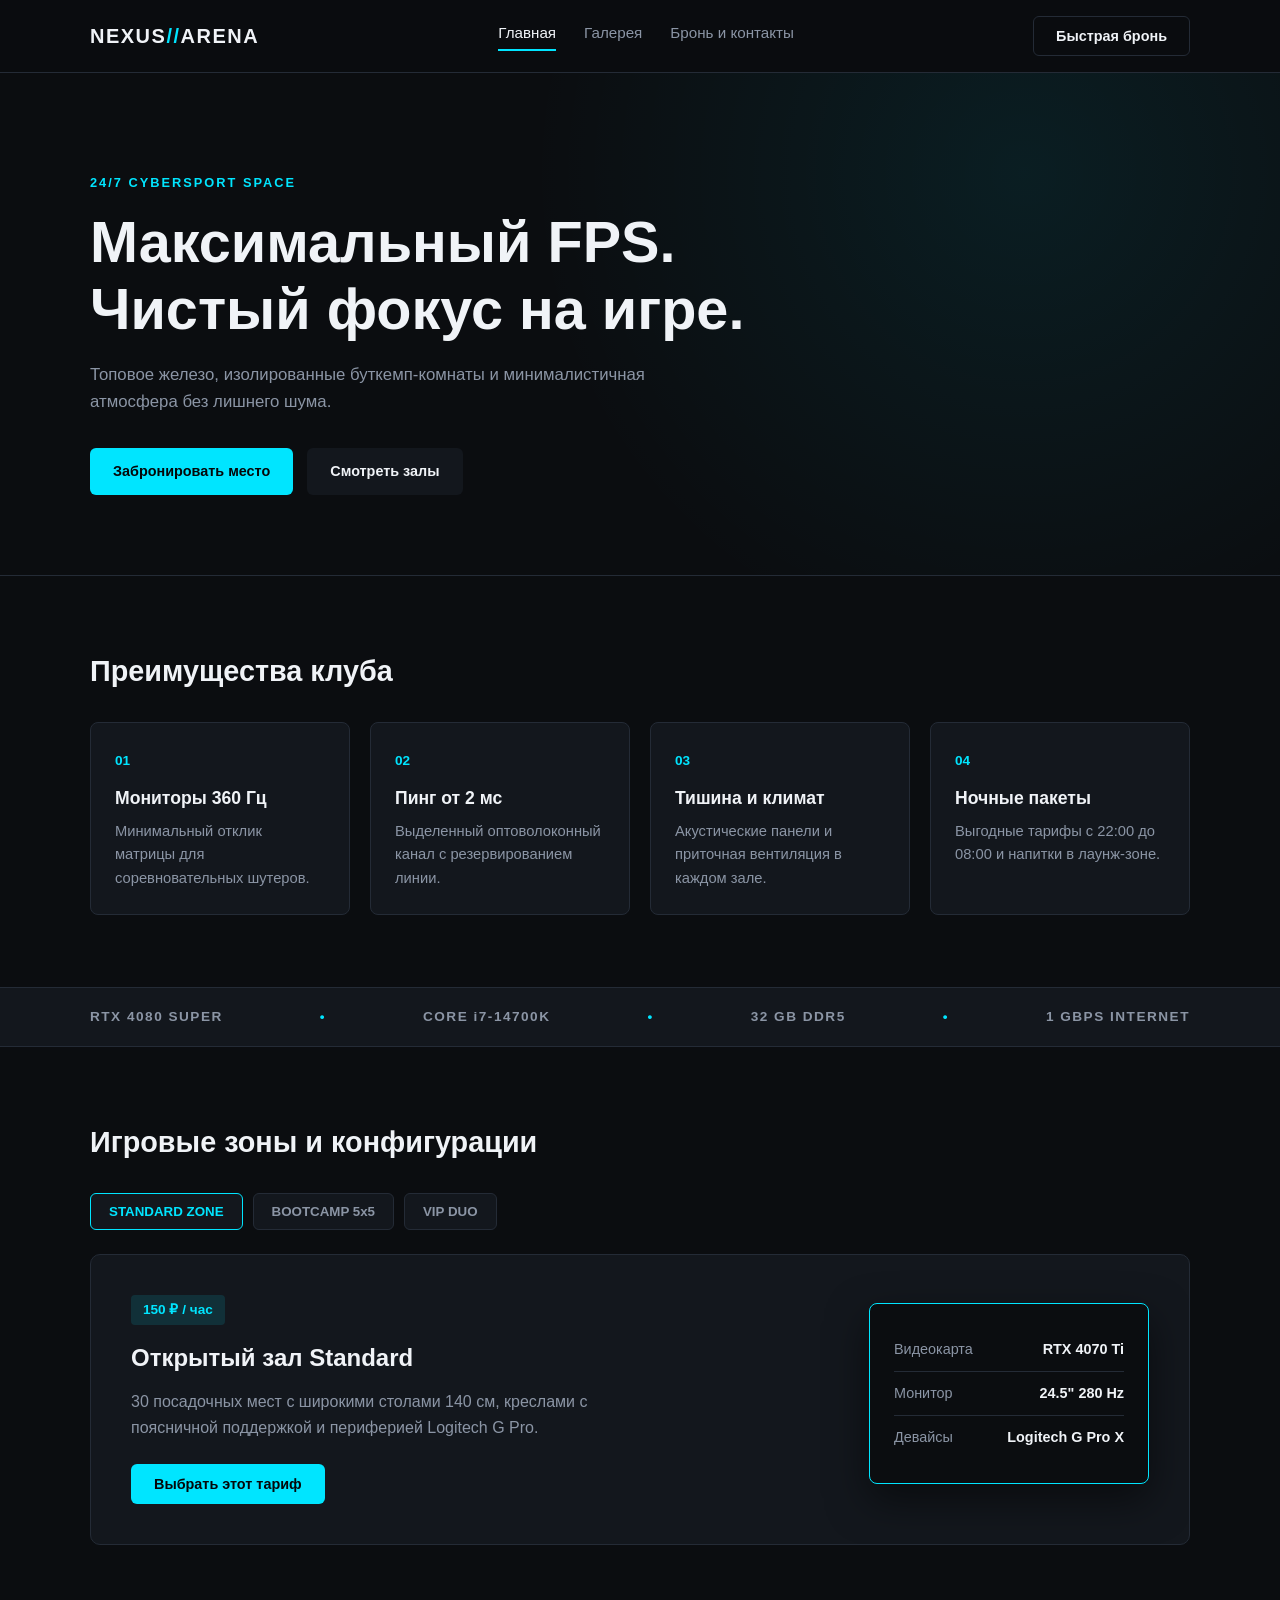
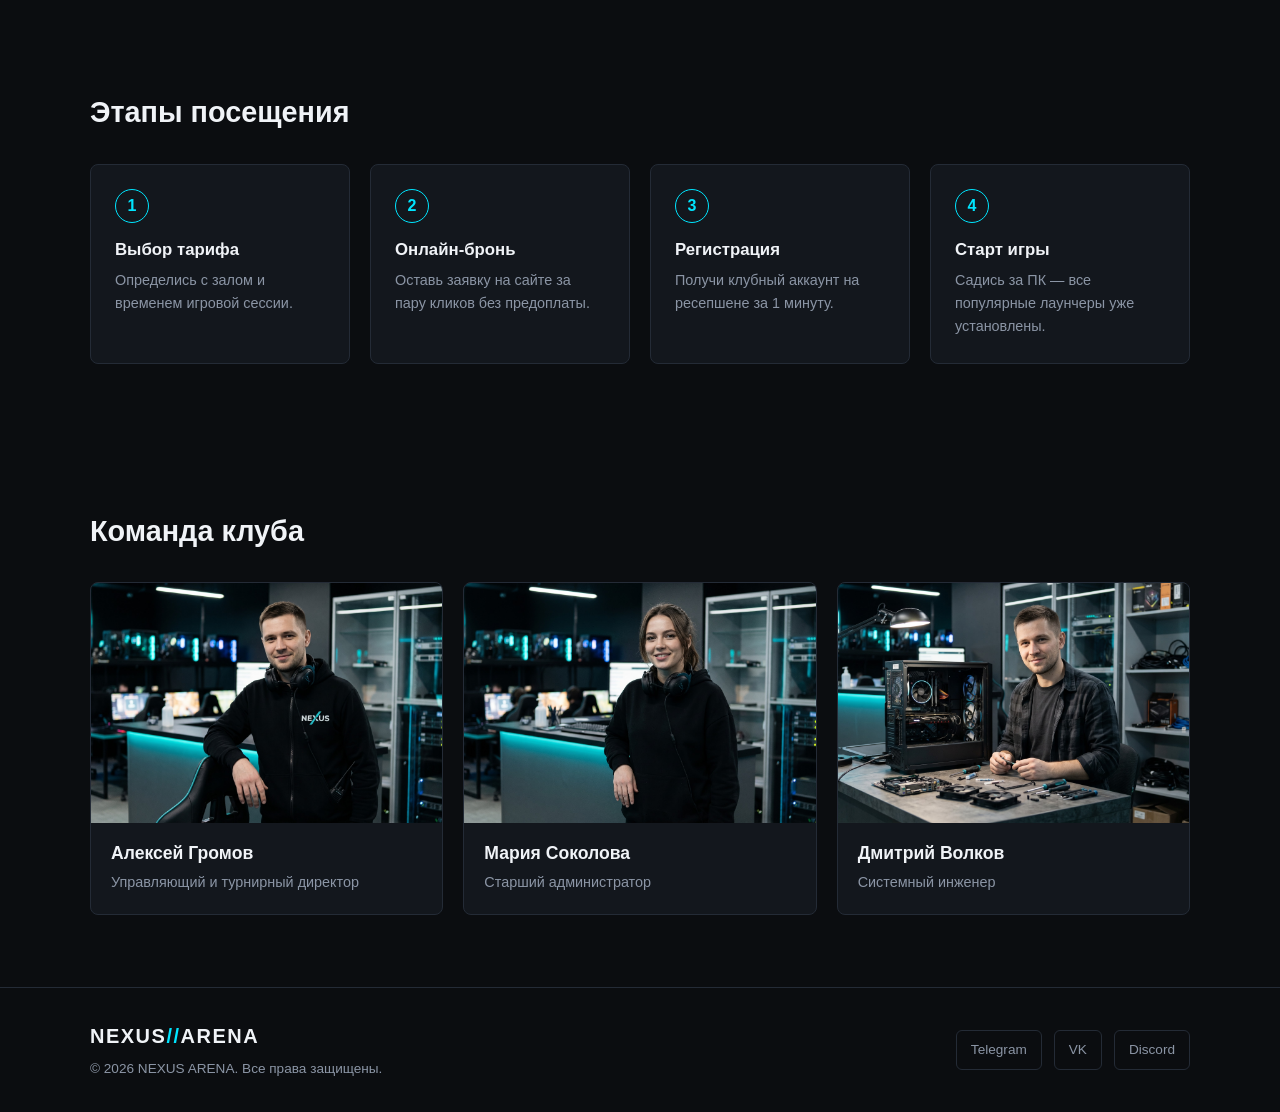
<file: index.html>
<!DOCTYPE html>
<html lang="ru">
<head>
  <meta charset="UTF-8">
  <meta name="viewport" content="width=device-width, initial-scale=1.0">
  <title>NEXUS ARENA — Киберспортивный клуб</title>
  <link rel="stylesheet" href="css/style.css">
</head>
<body>

  <header class="header">
    <div class="container header__inner">
      <a href="index.html" class="logo">NEXUS<span>//</span>ARENA</a>
      <nav class="nav">
        <a href="index.html" class="nav__link active">Главная</a>
        <a href="gallery.html" class="nav__link">Галерея</a>
        <a href="contacts.html" class="nav__link">Бронь и контакты</a>
      </nav>
      <button class="btn btn--outline" data-open-modal>Быстрая бронь</button>
    </div>
  </header>

  <main>
    <section class="hero">
      <div class="container hero__inner">
        <p class="hero__tag">24/7 CYBERSPORT SPACE</p>
        <h1 class="hero__title">Максимальный FPS.<br>Чистый фокус на игре.</h1>
        <p class="hero__subtitle">Топовое железо, изолированные буткемп-комнаты и минималистичная атмосфера без лишнего шума.</p>
        <div class="hero__actions">
          <a href="contacts.html" class="btn btn--primary">Забронировать место</a>
          <a href="gallery.html" class="btn btn--ghost">Смотреть залы</a>
        </div>
      </div>
    </section>

    <section class="section">
      <div class="container">
        <h2 class="section__title">Преимущества клуба</h2>
        <div class="grid grid--4">
          <div class="card">
            <span class="card__num">01</span>
            <h3 class="card__title">Мониторы 360 Гц</h3>
            <p class="card__text">Минимальный отклик матрицы для соревновательных шутеров.</p>
          </div>
          <div class="card">
            <span class="card__num">02</span>
            <h3 class="card__title">Пинг от 2 мс</h3>
            <p class="card__text">Выделенный оптоволоконный канал с резервированием линии.</p>
          </div>
          <div class="card">
            <span class="card__num">03</span>
            <h3 class="card__title">Тишина и климат</h3>
            <p class="card__text">Акустические панели и приточная вентиляция в каждом зале.</p>
          </div>
          <div class="card">
            <span class="card__num">04</span>
            <h3 class="card__title">Ночные пакеты</h3>
            <p class="card__text">Выгодные тарифы с 22:00 до 08:00 и напитки в лаунж-зоне.</p>
          </div>
        </div>
      </div>
    </section>

    <div class="divider">
      <div class="container divider__inner">
        <span>RTX 4080 SUPER</span>
        <span class="divider__dot">•</span>
        <span>CORE i7-14700K</span>
        <span class="divider__dot">•</span>
        <span>32 GB DDR5</span>
        <span class="divider__dot">•</span>
        <span>1 GBPS INTERNET</span>
      </div>
    </div>

    <section class="section">
      <div class="container">
        <h2 class="section__title">Игровые зоны и конфигурации</h2>
        <div class="zero-block">
          <div class="zero-block__controls">
            <button class="zone-tab active" data-zone="standard">STANDARD ZONE</button>
            <button class="zone-tab" data-zone="bootcamp">BOOTCAMP 5x5</button>
            <button class="zone-tab" data-zone="vip">VIP DUO</button>
          </div>

          <div class="zero-block__stage">
            <div class="zero-block__info">
              <span class="zero-block__badge" id="zonePrice">150 ₽ / час</span>
              <h3 class="zero-block__heading" id="zoneTitle">Открытый зал Standard</h3>
              <p class="zero-block__desc" id="zoneDesc">30 посадочных мест с широкими столами 140 см, креслами с поясничной поддержкой и периферией Logitech G Pro.</p>
              <button class="btn btn--primary" data-open-modal>Выбрать этот тариф</button>
            </div>
            <div class="zero-block__floating-card">
              <div class="spec-row"><span>Видеокарта</span><strong id="specGpu">RTX 4070 Ti</strong></div>
              <div class="spec-row"><span>Монитор</span><strong id="specMonitor">24.5" 280 Hz</strong></div>
              <div class="spec-row"><span>Девайсы</span><strong id="specGear">Logitech G Pro X</strong></div>
            </div>
          </div>
        </div>
      </div>
    </section>

    <section class="section">
      <div class="container">
        <h2 class="section__title">Этапы посещения</h2>
        <div class="grid grid--4">
          <div class="step">
            <div class="step__circle">1</div>
            <h3 class="step__title">Выбор тарифа</h3>
            <p class="step__text">Определись с залом и временем игровой сессии.</p>
          </div>
          <div class="step">
            <div class="step__circle">2</div>
            <h3 class="step__title">Онлайн-бронь</h3>
            <p class="step__text">Оставь заявку на сайте за пару кликов без предоплаты.</p>
          </div>
          <div class="step">
            <div class="step__circle">3</div>
            <h3 class="step__title">Регистрация</h3>
            <p class="step__text">Получи клубный аккаунт на ресепшене за 1 минуту.</p>
          </div>
          <div class="step">
            <div class="step__circle">4</div>
            <h3 class="step__title">Старт игры</h3>
            <p class="step__text">Садись за ПК — все популярные лаунчеры уже установлены.</p>
          </div>
        </div>
      </div>
    </section>

    <section class="section">
      <div class="container">
        <h2 class="section__title">Команда клуба</h2>
        <div class="grid grid--3">
          <div class="team-card">
            <div class="team-card__photo">
              <img src="images/team1.jpg" alt="Алексей Громов">
            </div>
            <h3 class="team-card__name">Алексей Громов</h3>
            <p class="team-card__role">Управляющий и турнирный директор</p>
          </div>
          <div class="team-card">
            <div class="team-card__photo">
              <img src="images/team2.jpg" alt="Мария Соколова">
            </div>
            <h3 class="team-card__name">Мария Соколова</h3>
            <p class="team-card__role">Старший администратор</p>
          </div>
          <div class="team-card">
            <div class="team-card__photo">
              <img src="images/team3.jpg" alt="Дмитрий Волков">
            </div>
            <h3 class="team-card__name">Дмитрий Волков</h3>
            <p class="team-card__role">Системный инженер</p>
          </div>
        </div>
      </div>
    </section>
  </main>

  <footer class="footer">
    <div class="container footer__inner">
      <div>
        <a href="index.html" class="logo">NEXUS<span>//</span>ARENA</a>
        <p class="footer__copy">© 2026 NEXUS ARENA. Все права защищены.</p>
      </div>
      <div class="socials">
        <a href="https://t.me/" target="_blank" rel="noopener" class="social-link">Telegram</a>
        <a href="https://vk.com/" target="_blank" rel="noopener" class="social-link">VK</a>
        <a href="https://discord.com/" target="_blank" rel="noopener" class="social-link">Discord</a>
      </div>
    </div>
  </footer>

  <div class="modal" id="bookingModal">
    <div class="modal__box">
      <button class="modal__close" data-close-modal>&times;</button>
      <h3 class="modal__title">Быстрое бронирование</h3>
      <p class="modal__subtitle">Оставьте контакты — администратор закрепит за вами ПК.</p>
      <form class="form" id="modalForm">
        <input type="text" class="input" name="username" placeholder="Ваш никнейм или имя" required>
        <input type="tel" class="input" name="phone" placeholder="+7 (999) 000-00-00" required>
        <select class="input" name="zone">
          <option value="Standard Zone">Standard Zone (150 ₽/ч)</option>
          <option value="Bootcamp 5x5">Bootcamp 5x5 (220 ₽/ч)</option>
          <option value="VIP Duo">VIP Duo (300 ₽/ч)</option>
        </select>
        <button type="submit" class="btn btn--primary btn--full">Подтвердить бронь</button>
      </form>
    </div>
  </div>

  <div class="modal" id="successModal">
    <div class="modal__box modal__box--center">
      <button class="modal__close" data-close-modal>&times;</button>
      <div class="success-icon">✓</div>
      <h3 class="modal__title">Заявка принята!</h3>
      <p class="modal__subtitle" id="successText">Мы забронировали место и свяжемся с вами в течение 5 минут.</p>
      <button class="btn btn--primary" data-close-modal>Отлично</button>
    </div>
  </div>

  <script src="js/script.js"></script>
</body>
</html>
</file>
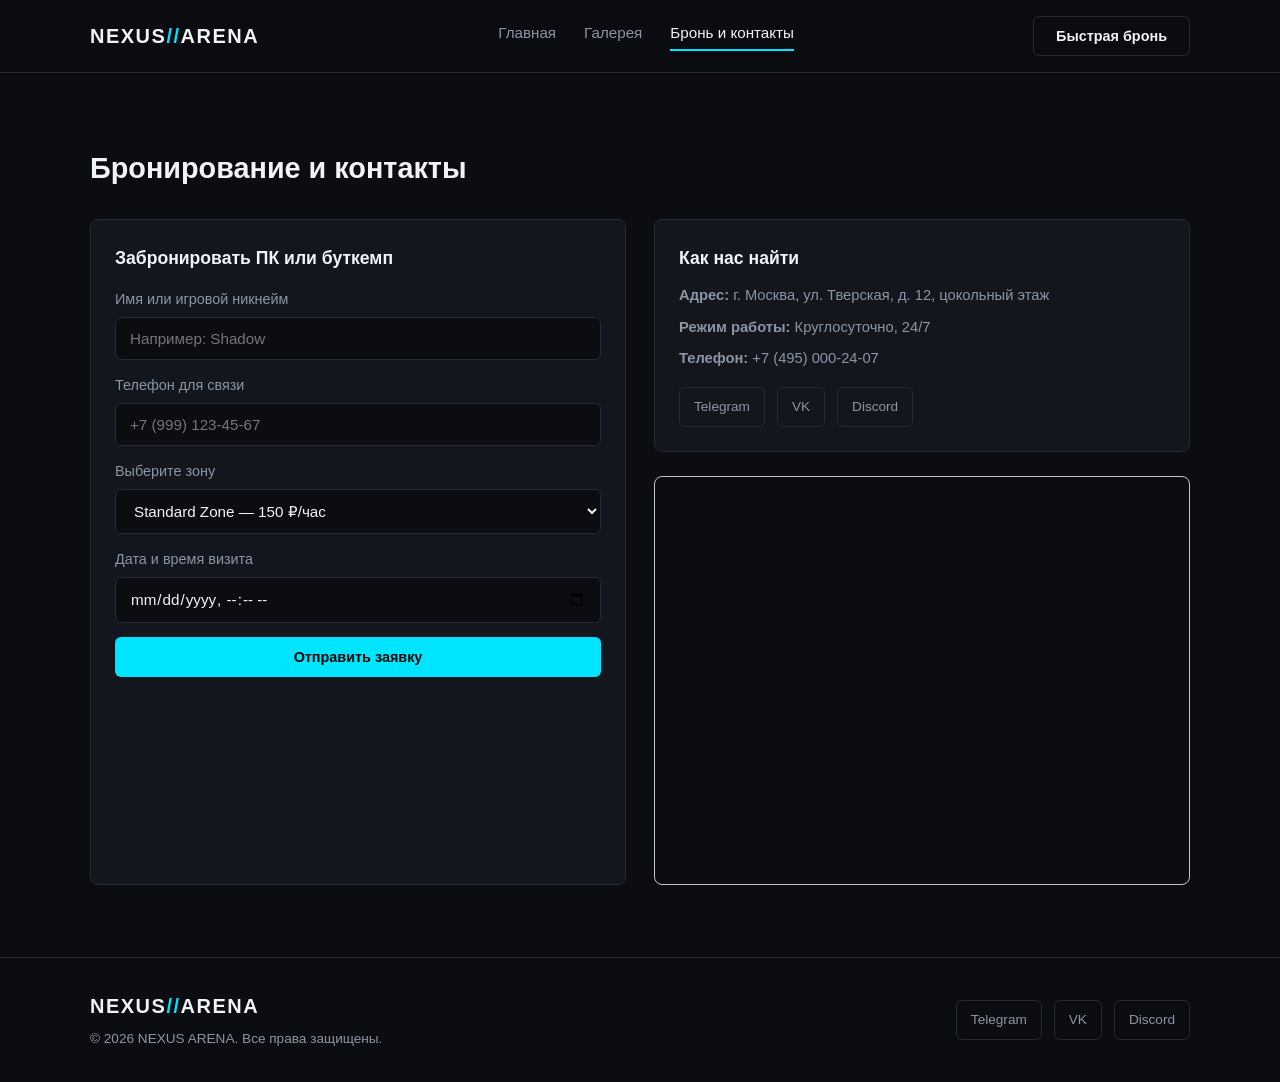
<file: contacts.html>
<!DOCTYPE html>
<html lang="ru">
<head>
  <meta charset="UTF-8">
  <meta name="viewport" content="width=device-width, initial-scale=1.0">
  <title>Бронь и контакты — NEXUS ARENA</title>
  <link rel="stylesheet" href="css/style.css">
</head>
<body>

  <header class="header">
    <div class="container header__inner">
      <a href="index.html" class="logo">NEXUS<span>//</span>ARENA</a>
      <nav class="nav">
        <a href="index.html" class="nav__link">Главная</a>
        <a href="gallery.html" class="nav__link">Галерея</a>
        <a href="contacts.html" class="nav__link active">Бронь и контакты</a>
      </nav>
      <button class="btn btn--outline" data-open-modal>Быстрая бронь</button>
    </div>
  </header>

  <main>
    <section class="section">
      <div class="container">
        <h1 class="section__title">Бронирование и контакты</h1>

        <div class="contacts-grid">
          <div class="card">
            <h2 class="card__title mb-16">Забронировать ПК или буткемп</h2>
            <form class="form" id="pageBookingForm">
              <label class="label">Имя или игровой никнейм
                <input type="text" class="input" name="username" placeholder="Например: Shadow" required>
              </label>
              <label class="label">Телефон для связи
                <input type="tel" class="input" name="phone" placeholder="+7 (999) 123-45-67" required>
              </label>
              <label class="label">Выберите зону
                <select class="input" name="zone">
                  <option value="Standard Zone">Standard Zone — 150 ₽/час</option>
                  <option value="Bootcamp 5x5">Bootcamp 5x5 — 220 ₽/час</option>
                  <option value="VIP Duo">VIP Duo — 300 ₽/час</option>
                </select>
              </label>
              <label class="label">Дата и время визита
                <input type="datetime-local" class="input" name="datetime" required>
              </label>
              <button type="submit" class="btn btn--primary btn--full">Отправить заявку</button>
            </form>
          </div>

          <div class="contacts-info">
            <div class="card mb-24">
              <h2 class="card__title mb-12">Как нас найти</h2>
              <p class="card__text mb-8"><strong>Адрес:</strong> г. Москва, ул. Тверская, д. 12, цокольный этаж</p>
              <p class="card__text mb-8"><strong>Режим работы:</strong> Круглосуточно, 24/7</p>
              <p class="card__text mb-16"><strong>Телефон:</strong> +7 (495) 000-24-07</p>

              <div class="socials">
                <a href="https://t.me/" target="_blank" rel="noopener" class="social-link">Telegram</a>
                <a href="https://vk.com/" target="_blank" rel="noopener" class="social-link">VK</a>
                <a href="https://discord.com/" target="_blank" rel="noopener" class="social-link">Discord</a>
              </div>
            </div>

            <div class="map-box">
           <iframe src="https://yandex.ru/map-widget/v1/?um=constructor%3Afa97bcfa59a715843f97ae05b55e377f27b59ede6ec612137b5a170c1a754ae4&amp;source=constructor" 
           width="500" 
           height="400" 
           frameborder="0">
          </iframe>
            </div>
          </div>
        </div>
      </div>
    </section>
  </main>

  <footer class="footer">
    <div class="container footer__inner">
      <div>
        <a href="index.html" class="logo">NEXUS<span>//</span>ARENA</a>
        <p class="footer__copy">© 2026 NEXUS ARENA. Все права защищены.</p>
      </div>
      <div class="socials">
        <a href="https://t.me/" target="_blank" rel="noopener" class="social-link">Telegram</a>
        <a href="https://vk.com/" target="_blank" rel="noopener" class="social-link">VK</a>
        <a href="https://discord.com/" target="_blank" rel="noopener" class="social-link">Discord</a>
      </div>
    </div>
  </footer>

  <div class="modal" id="bookingModal">
    <div class="modal__box">
      <button class="modal__close" data-close-modal>&times;</button>
      <h3 class="modal__title">Быстрое бронирование</h3>
      <p class="modal__subtitle">Оставьте контакты — администратор закрепит за вами ПК.</p>
      <form class="form" id="modalForm">
        <input type="text" class="input" name="username" placeholder="Ваш никнейм или имя" required>
        <input type="tel" class="input" name="phone" placeholder="+7 (999) 000-00-00" required>
        <select class="input" name="zone">
          <option value="Standard Zone">Standard Zone (150 ₽/ч)</option>
          <option value="Bootcamp 5x5">Bootcamp 5x5 (220 ₽/ч)</option>
          <option value="VIP Duo">VIP Duo (300 ₽/ч)</option>
        </select>
        <button type="submit" class="btn btn--primary btn--full">Подтвердить бронь</button>
      </form>
    </div>
  </div>

  <div class="modal" id="successModal">
    <div class="modal__box modal__box--center">
      <button class="modal__close" data-close-modal>&times;</button>
      <div class="success-icon">✓</div>
      <h3 class="modal__title">Заявка принята!</h3>
      <p class="modal__subtitle" id="successText">Мы забронировали место и свяжемся с вами в течение 5 минут.</p>
      <button class="btn btn--primary" data-close-modal>Отлично</button>
    </div>
  </div>

  <script src="js/script.js"></script>
</body>
</html>
</file>
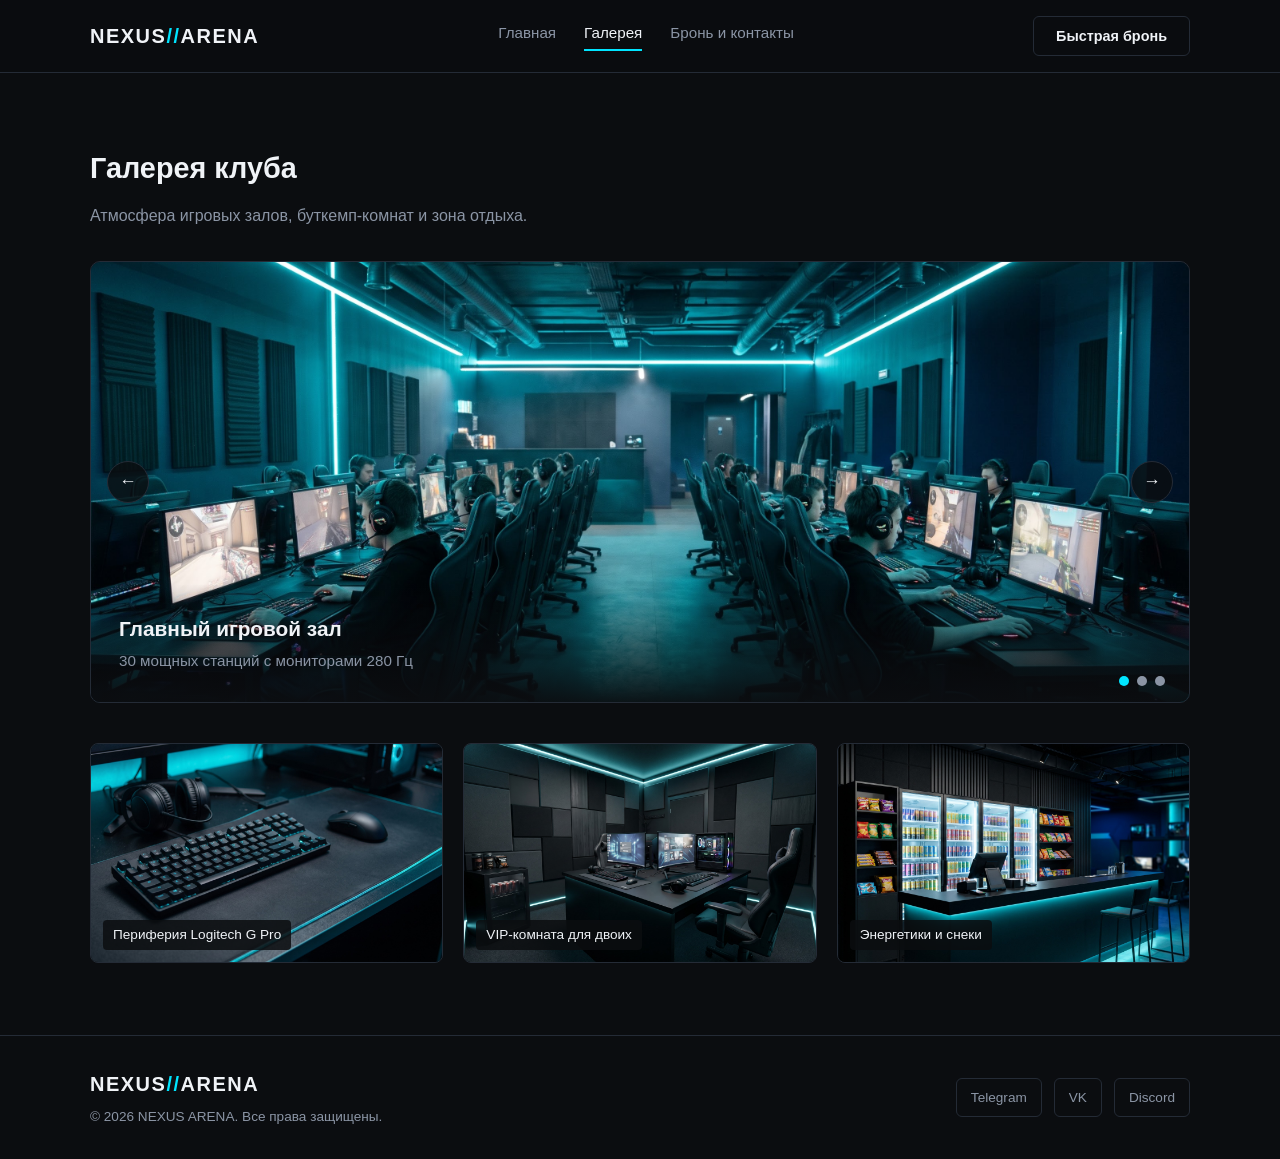
<file: gallery.html>
<!DOCTYPE html>
<html lang="ru">
<head>
  <meta charset="UTF-8">
  <meta name="viewport" content="width=device-width, initial-scale=1.0">
  <title>Галерея — NEXUS ARENA</title>
  <link rel="stylesheet" href="css/style.css">
</head>
<body>

  <header class="header">
    <div class="container header__inner">
      <a href="index.html" class="logo">NEXUS<span>//</span>ARENA</a>
      <nav class="nav">
        <a href="index.html" class="nav__link">Главная</a>
        <a href="gallery.html" class="nav__link active">Галерея</a>
        <a href="contacts.html" class="nav__link">Бронь и контакты</a>
      </nav>
      <button class="btn btn--outline" data-open-modal>Быстрая бронь</button>
    </div>
  </header>

  <main>
    <section class="section">
      <div class="container">
        <h1 class="section__title">Галерея клуба</h1>
        <p class="section__desc">Атмосфера игровых залов, буткемп-комнат и зона отдыха.</p>

        <div class="slider" id="clubSlider">
          <div class="slider__track">
            <div class="slide active">
              <img src="images/slide1.jpg" alt="Главный зал Standard">
              <div class="slide__caption">
                <h3>Главный игровой зал</h3>
                <p>30 мощных станций с мониторами 280 Гц</p>
              </div>
            </div>
            <div class="slide">
              <img src="images/slide2.jpg" alt="Буткемп комната">
              <div class="slide__caption">
                <h3>Буткемп-комната 5x5</h3>
                <p>Полная звукоизоляция для командных тренировок</p>
              </div>
            </div>
            <div class="slide">
              <img src="images/slide3.jpg" alt="Лаунж зона">
              <div class="slide__caption">
                <h3>Лаунж-зона и PS5</h3>
                <p>Отдых между катками на большом 4K-экране</p>
              </div>
            </div>
          </div>

          <button class="slider__btn slider__btn--prev" id="prevSlide" aria-label="Назад">&#8592;</button>
          <button class="slider__btn slider__btn--next" id="nextSlide" aria-label="Вперёд">&#8594;</button>
          <div class="slider__dots" id="sliderDots"></div>
        </div>

        <div class="grid grid--3 mt-40">
          <div class="gallery-item">
            <img src="images/gallery1.jpg" alt="Периферия">
            <span>Периферия Logitech G Pro</span>
          </div>
          <div class="gallery-item">
            <img src="images/gallery2.jpg" alt="VIP зона">
            <span>VIP-комната для двоих</span>
          </div>
          <div class="gallery-item">
            <img src="images/gallery3.jpg" alt="Бар">
            <span>Энергетики и снеки</span>
          </div>
        </div>
      </div>
    </section>
  </main>

  <footer class="footer">
    <div class="container footer__inner">
      <div>
        <a href="index.html" class="logo">NEXUS<span>//</span>ARENA</a>
        <p class="footer__copy">© 2026 NEXUS ARENA. Все права защищены.</p>
      </div>
      <div class="socials">
        <a href="https://t.me/" target="_blank" rel="noopener" class="social-link">Telegram</a>
        <a href="https://vk.com/" target="_blank" rel="noopener" class="social-link">VK</a>
        <a href="https://discord.com/" target="_blank" rel="noopener" class="social-link">Discord</a>
      </div>
    </div>
  </footer>

  <div class="modal" id="bookingModal">
    <div class="modal__box">
      <button class="modal__close" data-close-modal>&times;</button>
      <h3 class="modal__title">Быстрое бронирование</h3>
      <p class="modal__subtitle">Оставьте контакты — администратор закрепит за вами ПК.</p>
      <form class="form" id="modalForm">
        <input type="text" class="input" name="username" placeholder="Ваш никнейм или имя" required>
        <input type="tel" class="input" name="phone" placeholder="+7 (999) 000-00-00" required>
        <select class="input" name="zone">
          <option value="Standard Zone">Standard Zone (150 ₽/ч)</option>
          <option value="Bootcamp 5x5">Bootcamp 5x5 (220 ₽/ч)</option>
          <option value="VIP Duo">VIP Duo (300 ₽/ч)</option>
        </select>
        <button type="submit" class="btn btn--primary btn--full">Подтвердить бронь</button>
      </form>
    </div>
  </div>

  <div class="modal" id="successModal">
    <div class="modal__box modal__box--center">
      <button class="modal__close" data-close-modal>&times;</button>
      <div class="success-icon">✓</div>
      <h3 class="modal__title">Заявка принята!</h3>
      <p class="modal__subtitle" id="successText">Мы забронировали место и свяжемся с вами в течение 5 минут.</p>
      <button class="btn btn--primary" data-close-modal>Отлично</button>
    </div>
  </div>

  <script src="js/script.js"></script>
</body>
</html>
</file>
<file: css/style.css>
:root {
  --bg: #0b0d10;
  --surface: #13171d;
  --surface-alt: #1a2029;
  --border: #242b36;
  --text: #f0f3f7;
  --muted: #8b95a5;
  --accent: #00e5ff;
  --accent-hover: #00b8cc;
}

*,
*::before,
*::after {
  box-sizing: border-box;
  margin: 0;
  padding: 0;
}

body {
  font-family: -apple-system, BlinkMacSystemFont, "Segoe UI", Roboto, Inter, sans-serif;
  background-color: var(--bg);
  color: var(--text);
  line-height: 1.6;
  min-height: 100vh;
  display: flex;
  flex-direction: column;
}

main {
  flex: 1;
}

a {
  color: inherit;
  text-decoration: none;
}

.container {
  max-width: 1140px;
  margin: 0 auto;
  padding: 0 20px;
}

/* ШАПКА */
.header {
  position: sticky;
  top: 0;
  z-index: 100;
  background: rgba(11, 13, 16, 0.9);
  backdrop-filter: blur(10px);
  border-bottom: 1px solid var(--border);
}

.header__inner {
  height: 72px;
  display: flex;
  align-items: center;
  justify-content: space-between;
  gap: 20px;
}

.logo {
  font-size: 1.25rem;
  font-weight: 800;
  letter-spacing: 1.5px;
}

.logo span {
  color: var(--accent);
}

.nav {
  display: flex;
  gap: 28px;
}

.nav__link {
  color: var(--muted);
  font-size: 0.95rem;
  transition: color 0.2s;
}

.nav__link:hover,
.nav__link.active {
  color: var(--text);
}

.nav__link.active {
  border-bottom: 2px solid var(--accent);
  padding-bottom: 4px;
}

/* КНОПКИ */
.btn {
  display: inline-flex;
  align-items: center;
  justify-content: center;
  padding: 11px 22px;
  border-radius: 6px;
  font-size: 0.9rem;
  font-weight: 600;
  cursor: pointer;
  border: 1px solid transparent;
  transition: all 0.2s;
}

.btn--primary {
  background: var(--accent);
  color: #050709;
}

.btn--primary:hover {
  background: var(--accent-hover);
}

.btn--outline {
  background: transparent;
  border-color: var(--border);
  color: var(--text);
}

.btn--outline:hover {
  border-color: var(--accent);
  color: var(--accent);
}

.btn--ghost {
  background: var(--surface);
  color: var(--text);
}

.btn--ghost:hover {
  background: var(--surface-alt);
}

.btn--full {
  width: 100%;
  max-width: 100%;
}

/* HERO */
.hero {
  padding: 100px 0 80px;
  border-bottom: 1px solid var(--border);
  background: radial-gradient(circle at 80% 20%, rgba(0, 229, 255, 0.08), transparent 45%);
}

.hero__tag {
  color: var(--accent);
  font-size: 0.8rem;
  font-weight: 700;
  letter-spacing: 2px;
  margin-bottom: 16px;
}

.hero__title {
  font-size: clamp(2.2rem, 5vw, 3.6rem);
  line-height: 1.15;
  font-weight: 800;
  margin-bottom: 20px;
}

.hero__subtitle {
  max-width: 560px;
  color: var(--muted);
  font-size: 1.05rem;
  margin-bottom: 32px;
}

.hero__actions {
  display: flex;
  gap: 14px;
  flex-wrap: wrap;
}

/* СЕКЦИИ И СЕТКИ */
.section {
  padding: 72px 0;
}

.section__title {
  font-size: 1.8rem;
  font-weight: 700;
  margin-bottom: 12px;
}

.section__desc {
  color: var(--muted);
  margin-bottom: 32px;
}

.grid {
  display: grid;
  gap: 20px;
  margin-top: 28px;
}

.grid--4 {
  grid-template-columns: repeat(auto-fit, minmax(230px, 1fr));
}

.grid--3 {
  grid-template-columns: repeat(auto-fit, minmax(280px, 1fr));
}

/* КАРТОЧКИ ПРЕИМУЩЕСТВ */
.card {
  background: var(--surface);
  border: 1px solid var(--border);
  border-radius: 8px;
  padding: 24px;
  min-width: 0;
}

.card__num {
  display: inline-block;
  color: var(--accent);
  font-weight: 700;
  font-size: 0.85rem;
  margin-bottom: 12px;
}

.card__title {
  font-size: 1.1rem;
  margin-bottom: 8px;
}

.card__text {
  color: var(--muted);
  font-size: 0.92rem;
}

/* РАЗДЕЛИТЕЛЬ */
.divider {
  background: var(--surface);
  border-top: 1px solid var(--border);
  border-bottom: 1px solid var(--border);
  padding: 18px 0;
}

.divider__inner {
  display: flex;
  justify-content: space-between;
  align-items: center;
  flex-wrap: wrap;
  gap: 12px;
  font-size: 0.85rem;
  font-weight: 700;
  letter-spacing: 1.5px;
  color: var(--muted);
}

.divider__dot {
  color: var(--accent);
}

/* КАСТОМНЫЙ ZERO-БЛОК */
.zero-block {
  margin-top: 28px;
}

.zero-block__controls {
  display: flex;
  gap: 10px;
  margin-bottom: 24px;
  flex-wrap: wrap;
}

.zone-tab {
  background: var(--surface);
  border: 1px solid var(--border);
  color: var(--muted);
  padding: 10px 18px;
  border-radius: 6px;
  font-weight: 600;
  cursor: pointer;
  transition: 0.2s;
}

.zone-tab.active,
.zone-tab:hover {
  border-color: var(--accent);
  color: var(--accent);
}

.zero-block__stage {
  position: relative;
  display: flex;
  align-items: center;
  justify-content: space-between;
  gap: 32px;
  background: var(--surface);
  border: 1px solid var(--border);
  border-radius: 10px;
  padding: 40px;
  overflow: hidden;
}

.zero-block__info {
  max-width: 520px;
  z-index: 2;
}

.zero-block__badge {
  display: inline-block;
  background: rgba(0, 229, 255, 0.12);
  color: var(--accent);
  padding: 4px 12px;
  border-radius: 4px;
  font-weight: 700;
  font-size: 0.85rem;
  margin-bottom: 14px;
}

.zero-block__heading {
  font-size: 1.5rem;
  margin-bottom: 12px;
}

.zero-block__desc {
  color: var(--muted);
  margin-bottom: 24px;
}

.zero-block__floating-card {
  position: relative;
  min-width: 280px;
  background: var(--bg);
  border: 1px solid var(--accent);
  border-radius: 8px;
  padding: 24px;
  transform: translateY(-6px);
  box-shadow: 0 16px 40px rgba(0, 0, 0, 0.5);
}

.spec-row {
  display: flex;
  justify-content: space-between;
  padding: 10px 0;
  border-bottom: 1px solid var(--border);
  font-size: 0.9rem;
}

.spec-row:last-child {
  border-bottom: none;
}

.spec-row span {
  color: var(--muted);
}

/* ЭТАПЫ */
.step {
  background: var(--surface);
  border: 1px solid var(--border);
  border-radius: 8px;
  padding: 24px;
}

.step__circle {
  width: 34px;
  height: 34px;
  border-radius: 50%;
  border: 1px solid var(--accent);
  color: var(--accent);
  display: flex;
  align-items: center;
  justify-content: center;
  font-weight: 700;
  margin-bottom: 14px;
}

.step__title {
  font-size: 1.05rem;
  margin-bottom: 6px;
}

.step__text {
  color: var(--muted);
  font-size: 0.9rem;
}

/* КОМАНДА */
.team-card {
  background: var(--surface);
  border: 1px solid var(--border);
  border-radius: 8px;
  overflow: hidden;
  padding-bottom: 20px;
}

.team-card__photo {
  height: 240px;
  background: linear-gradient(135deg, #161b22, #1f2733);
  margin-bottom: 16px;
  overflow: hidden;
}

.team-card__photo img {
  width: 100%;
  height: 100%;
  object-fit: cover;
}

.team-card__name {
  padding: 0 20px;
  font-size: 1.1rem;
  margin-bottom: 4px;
}

.team-card__role {
  padding: 0 20px;
  color: var(--muted);
  font-size: 0.9rem;
}

/* СЛАЙДЕР */
.slider {
  position: relative;
  border-radius: 10px;
  overflow: hidden;
  border: 1px solid var(--border);
  background: var(--surface);
}

.slide {
  display: none;
  position: relative;
  height: 440px;
  background: linear-gradient(135deg, #12161c, #1c2430);
}

.slide.active {
  display: block;
}

.slide img {
  width: 100%;
  height: 100%;
  object-fit: cover;
}

.slide__caption {
  position: absolute;
  left: 0;
  right: 0;
  bottom: 0;
  padding: 28px;
  background: linear-gradient(to top, rgba(11, 13, 16, 0.95), transparent);
}

.slide__caption h3 {
  font-size: 1.3rem;
  margin-bottom: 4px;
}

.slide__caption p {
  color: var(--muted);
  font-size: 0.95rem;
}

.slider__btn {
  position: absolute;
  top: 50%;
  transform: translateY(-50%);
  width: 42px;
  height: 42px;
  border-radius: 50%;
  border: 1px solid var(--border);
  background: rgba(11, 13, 16, 0.8);
  color: var(--text);
  font-size: 1.1rem;
  cursor: pointer;
  transition: 0.2s;
}

.slider__btn:hover {
  border-color: var(--accent);
  color: var(--accent);
}

.slider__btn--prev {
  left: 16px;
}

.slider__btn--next {
  right: 16px;
}

.slider__dots {
  position: absolute;
  bottom: 16px;
  right: 24px;
  display: flex;
  gap: 8px;
}

.slider__dot {
  width: 10px;
  height: 10px;
  border-radius: 50%;
  background: var(--muted);
  border: none;
  cursor: pointer;
}

.slider__dot.active {
  background: var(--accent);
}

/* ГАЛЕРЕЯ СЕТКА */
.gallery-item {
  position: relative;
  height: 220px;
  border-radius: 8px;
  overflow: hidden;
  border: 1px solid var(--border);
  background: var(--surface-alt);
}

.gallery-item img {
  width: 100%;
  height: 100%;
  object-fit: cover;
}

.gallery-item span {
  position: absolute;
  left: 12px;
  bottom: 12px;
  background: rgba(11, 13, 16, 0.85);
  padding: 4px 10px;
  border-radius: 4px;
  font-size: 0.85rem;
}

/* КОНТАКТЫ И ФОРМЫ */
.contacts-grid {
  display: grid;
  grid-template-columns: repeat(2, minmax(0, 1fr));
  gap: 28px;
  margin-top: 28px;
}

.form {
  display: flex;
  flex-direction: column;
  gap: 14px;
  width: 100%;
}

.label {
  display: flex;
  flex-direction: column;
  gap: 6px;
  font-size: 0.9rem;
  color: var(--muted);
  width: 100%;
  min-width: 0;
}

.input {
  display: block;
  box-sizing: border-box;
  width: 100%;
  max-width: 100%;
  min-width: 0;
  padding: 12px 14px;
  border-radius: 6px;
  border: 1px solid var(--border);
  background: var(--bg);
  color: var(--text);
  font-family: inherit;
  font-size: 0.95rem;
  outline: none;
}

.input:focus {
  border-color: var(--accent);
}

.map-box {
  border-radius: 8px;
  overflow: hidden;
  border: 1px solid var(--border);
  filter: invert(90%) hue-rotate(180deg);
}

/* СОЦСЕТИ И ПОДВАЛ */
.socials {
  display: flex;
  gap: 12px;
  flex-wrap: wrap;
}

.social-link {
  padding: 8px 14px;
  border: 1px solid var(--border);
  border-radius: 6px;
  font-size: 0.85rem;
  color: var(--muted);
  transition: 0.2s;
}

.social-link:hover {
  border-color: var(--accent);
  color: var(--accent);
}

.footer {
  border-top: 1px solid var(--border);
  padding: 32px 0;
  margin-top: auto;
}

.footer__inner {
  display: flex;
  justify-content: space-between;
  align-items: center;
  gap: 20px;
  flex-wrap: wrap;
}

.footer__copy {
  color: var(--muted);
  font-size: 0.85rem;
  margin-top: 6px;
}

/* ВСПЛЫВАЮЩИЕ ОКНА (MODAL) */
.modal {
  position: fixed;
  inset: 0;
  z-index: 200;
  background: rgba(5, 7, 9, 0.82);
  display: none;
  align-items: center;
  justify-content: center;
  padding: 20px;
}

.modal.open {
  display: flex;
}

.modal__box {
  position: relative;
  width: 100%;
  max-width: 420px;
  background: var(--surface);
  border: 1px solid var(--border);
  border-radius: 10px;
  padding: 32px 28px;
}

.modal__box--center {
  text-align: center;
}

.modal__close {
  position: absolute;
  top: 14px;
  right: 16px;
  background: none;
  border: none;
  color: var(--muted);
  font-size: 1.6rem;
  cursor: pointer;
}

.modal__close:hover {
  color: var(--text);
}

.modal__title {
  font-size: 1.3rem;
  margin-bottom: 8px;
}

.modal__subtitle {
  color: var(--muted);
  font-size: 0.9rem;
  margin-bottom: 20px;
}

.success-icon {
  width: 48px;
  height: 48px;
  margin: 0 auto 14px;
  border-radius: 50%;
  background: rgba(0, 229, 255, 0.15);
  color: var(--accent);
  display: flex;
  align-items: center;
  justify-content: center;
  font-size: 1.4rem;
  font-weight: 700;
}

/* УТИЛИТЫ ОТСТУПОВ */
.mt-40 {
  margin-top: 40px;
}

.mb-8 {
  margin-bottom: 8px;
}

.mb-12 {
  margin-bottom: 12px;
}

.mb-16 {
  margin-bottom: 16px;
}

.mb-24 {
  margin-bottom: 24px;
}

/* АДАПТИВ */
@media (max-width: 768px) {
  .zero-block__stage {
    flex-direction: column;
  }

  .contacts-grid {
    grid-template-columns: 1fr;
  }

  .zero-block__floating-card {
    width: 100%;
    transform: none;
  }

  .slide {
    height: 300px;
  }
}
</file>
